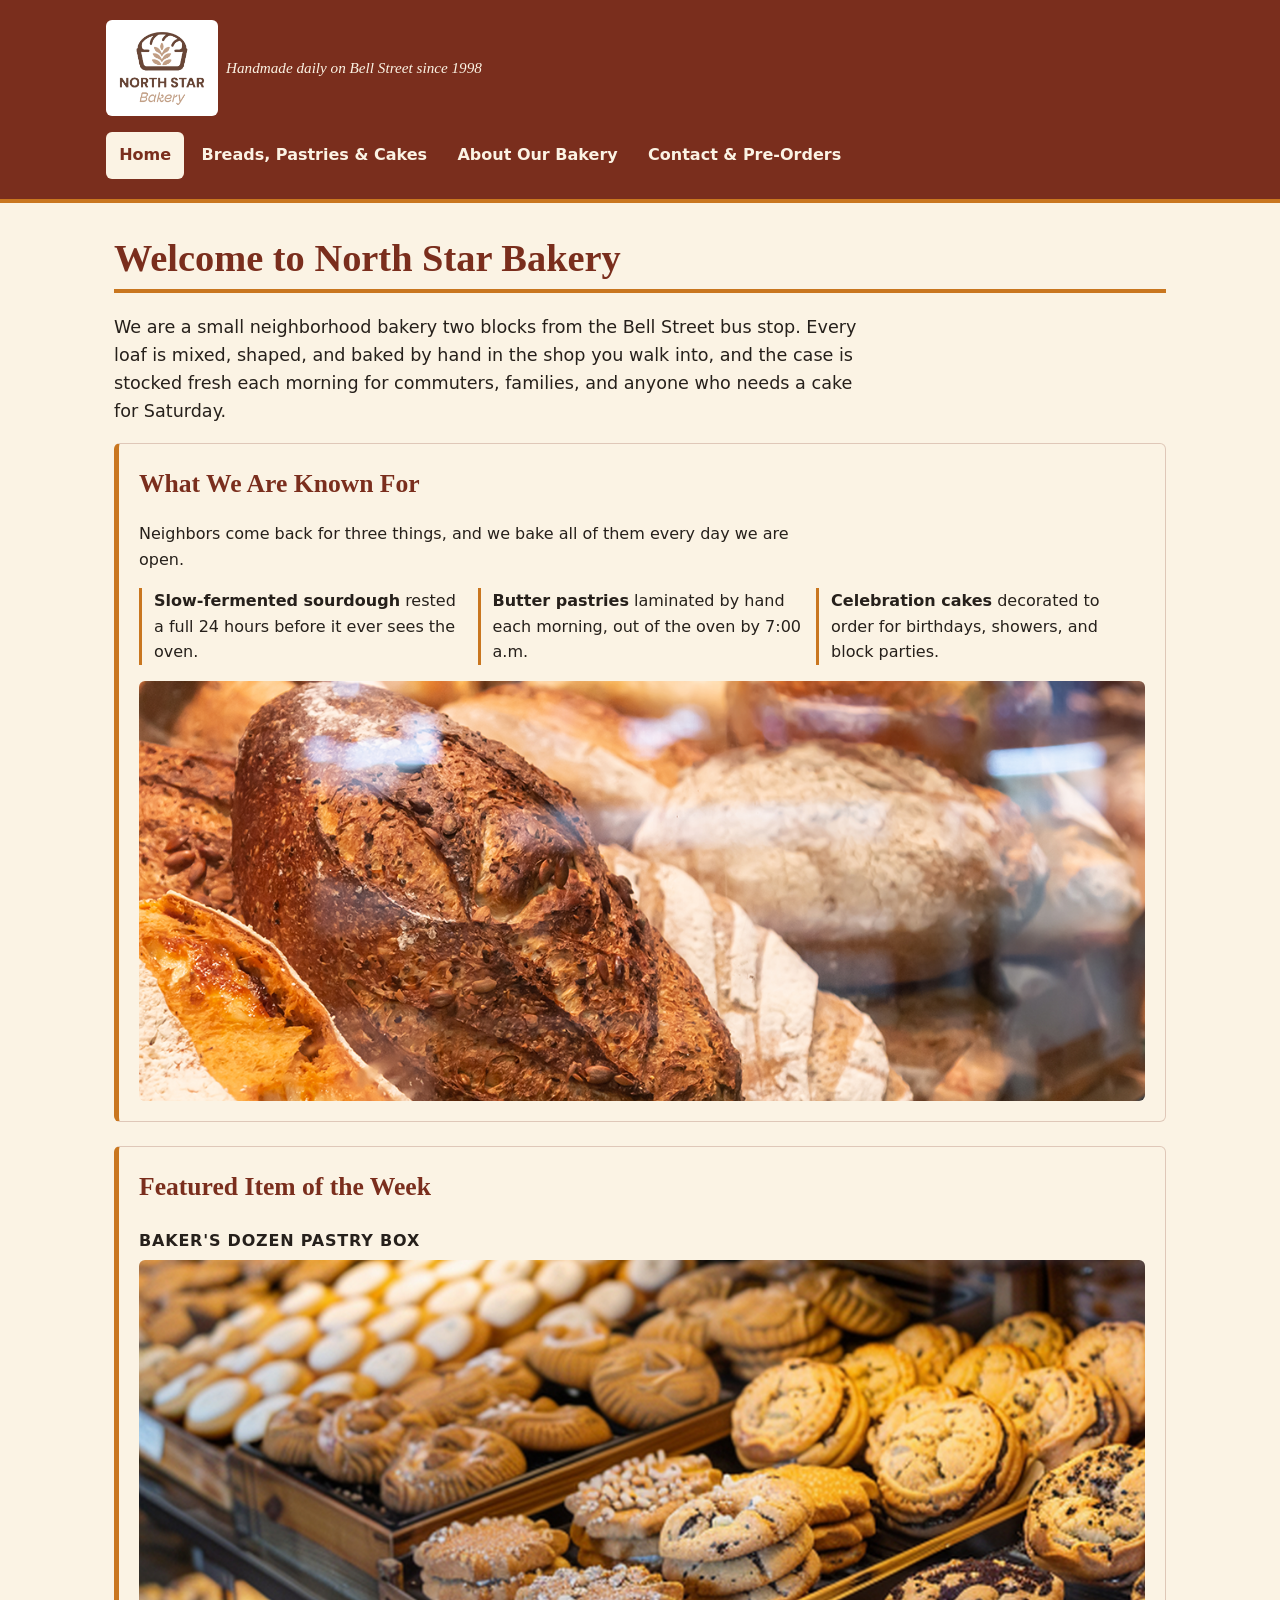
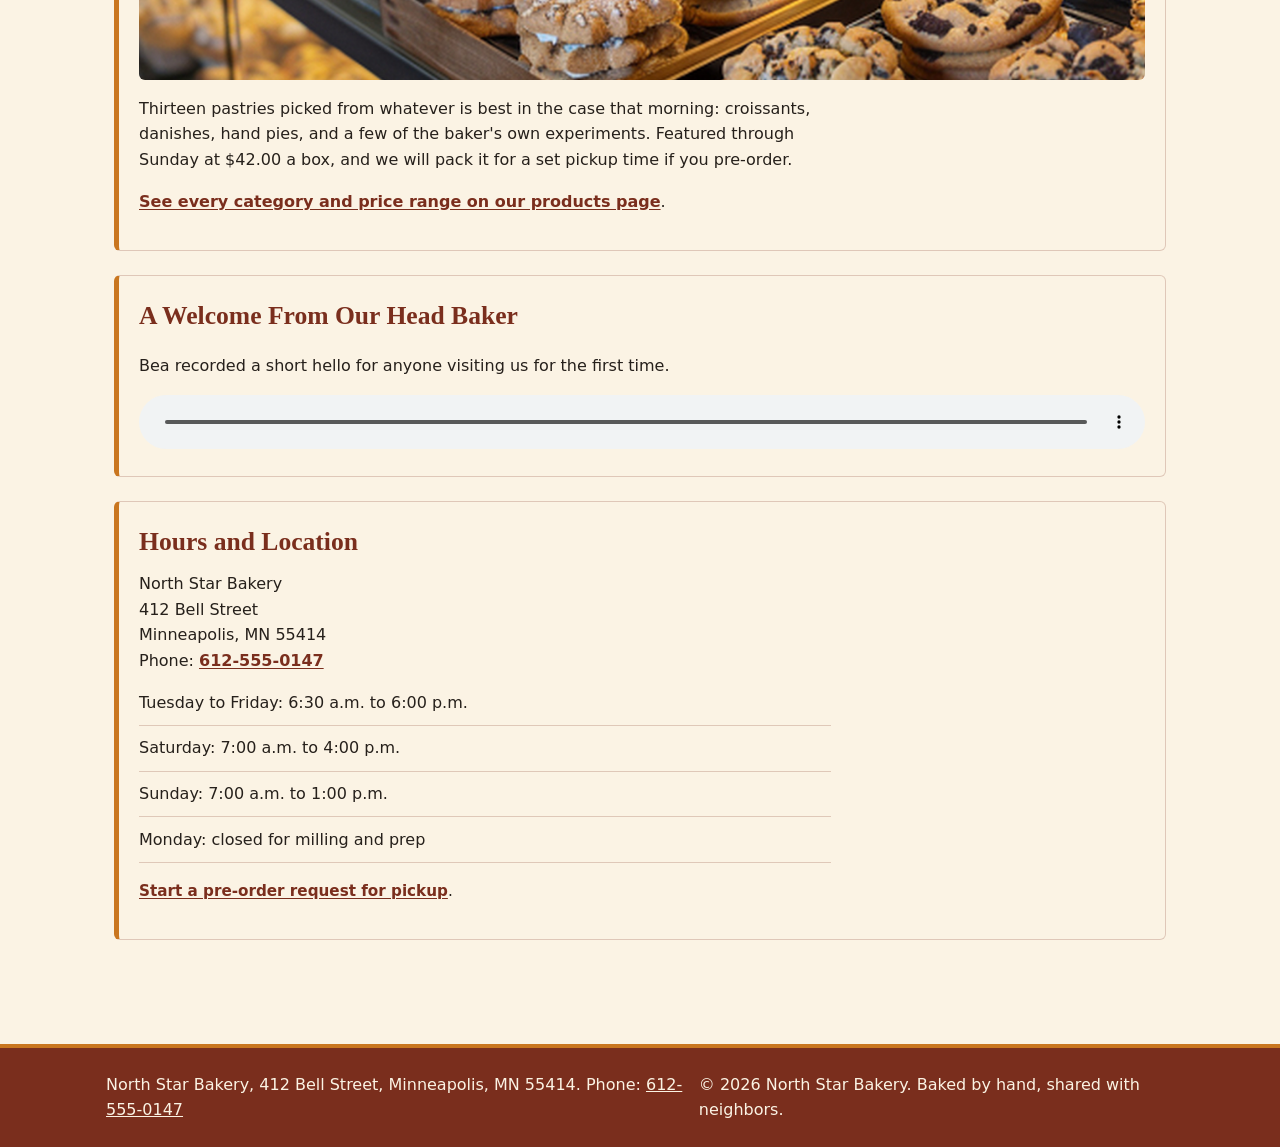
<file: index.html>
<!DOCTYPE html>
<html lang="en">
<head>
  <meta charset="utf-8">
  
  <meta name="viewport" content="width=device-width, initial-scale=1.0">
  
  <title>North Star Bakery | Handmade Breads, Pastries, and Cakes</title>

  
  <meta name="description" content="North Star Bakery is a neighborhood bakery on Bell Street baking handmade breads, pastries, and cakes for daily pickup and pre-order.">
  <link rel="stylesheet" href="styles.css">
  
  <script src="scripts.js" defer></script>
</head>

  
<body>
  <!-- Lets keyboard users jump past the nav -->
  <a class="skip-link" href="#main-content">Skip to main content</a>

  <header class="site-header">
    <div class="header-inner">
      <div class="brand">
        
        <img src="bakery-logo_c.png" alt="North Star Bakery logo: a line drawing of a loaf filled with wheat stalks, above the words North Star Bakery" width="1667" height="1423">
   <p class="tagline">Handmade daily on Bell Street since 1998</p>
        
      </div>

      <!-- Same navigation on all four pages, relative paths -->
      
      <nav aria-label="Main">
        <ul class="nav-list">
          <li><a href="index.html" aria-current="page">Home</a></li>
          <li><a href="products.html">Breads, Pastries &amp; Cakes</a></li>

          
          <li><a href="about.html">About Our Bakery</a></li>
          <li><a href="contact.html">Contact &amp; Pre-Orders</a></li>
        </ul>
      </nav>

      <!-- Shows the saved pre-order list on every page -->
      <p class="basket-status" data-basket-status hidden>
        <a href="products.html#pre-order-list"><span data-basket-count>0 items</span> saved in your pre-order list</a>
      </p>
    </div>
  </header>

  <!-- Screen-reader announcements for list changes -->
  <p class="visually-hidden" role="status" aria-live="polite" data-live-region></p>





  
  <main class="site-main" id="main-content">
    <h1>Welcome to North Star Bakery</h1>
    <p class="lead">We are a small neighborhood bakery two blocks from the Bell Street bus stop. Every loaf is mixed, shaped, and baked by hand in the shop you walk into, and the case is stocked fresh each morning for commuters, families, and anyone who needs a cake for Saturday.</p>

    <section class="card">
      <h2>What We Are Known For</h2>
      <p>Neighbors come back for three things, and we bake all of them every day we are open.</p>
      <ul class="known-for">
        
        <li><strong>Slow-fermented sourdough</strong> rested a full 24 hours before it ever sees the oven.</li>
        <li><strong>Butter pastries</strong> laminated by hand each morning, out of the oven by 7:00 a.m.</li>
        <li><strong>Celebration cakes</strong> decorated to order for birthdays, showers, and block parties.</li>
        
      </ul>
      <img src="bakery-bread_c.png" alt="Artisan loaves in the bakery display case, with a dark scored sourdough in front" width="1200" height="1200">
    </section>

    <section class="card">
      <h2>Featured Item of the Week</h2>
      <h3>Baker's Dozen Pastry Box</h3>
      <!-- Responsive image: square crop on phones, wide crop on larger screens -->

      
      <picture>
        <source media="(min-width: 768px)" srcset="bakery-feature-large_c.png">
        <img src="bakery-feature-small_c.png" alt="Bakery case shelves filled with an assortment of cookies, danishes, and sweet buns" width="1200" height="1200">
        
      </picture>
      
      <p>Thirteen pastries picked from whatever is best in the case that morning: croissants, danishes, hand pies, and a few of the baker's own experiments. Featured through Sunday at $42.00 a box, and we will pack it for a set pickup time if you pre-order.</p>
      <p><a href="products.html">See every category and price range on our products page</a>.</p>
      
    </section>

    <section class="card">
      <h2>A Welcome From Our Head Baker</h2>
      
      <p>Bea recorded a short hello for anyone visiting us for the first time.</p>
      
      <div class="media-block">
        <audio controls>
          <source src="bakery-welcome_c.mp3" type="audio/mpeg">
          Your browser does not support the audio element. <a href="bakery-welcome_c.mp3">Download the welcome message (MP3)</a> to hear head baker Bea Alvarez describe our daily bake schedule and how pre-orders work.
        </audio>
      </div>
    </section>

    <section class="card">
      <h2>Hours and Location</h2>
      
      <address>
        
        North Star Bakery<br>
        412 Bell Street<br>
        Minneapolis, MN 55414<br>
        Phone: <a href="tel:+16125550147">612-555-0147</a>
        
      </address>
      
      <ul class="hours-list">
        
        <li>Tuesday to Friday: 6:30 a.m. to 6:00 p.m.</li>
        <li>Saturday: 7:00 a.m. to 4:00 p.m.</li>
        <li>Sunday: 7:00 a.m. to 1:00 p.m.</li>
        <li>Monday: closed for milling and prep</li>
        
      </ul>
      <p class="note"><a href="contact.html">Start a pre-order request for pickup</a>.</p>
    </section>
  </main>

  <footer class="site-footer">
    <div class="footer-inner">
      <p>North Star Bakery, 412 Bell Street, Minneapolis, MN 55414. Phone: <a href="tel:+16125550147">612-555-0147</a></p>
      <p>&copy; 2026 North Star Bakery. Baked by hand, shared with neighbors.</p>
    </div>
  </footer>
</body>
</html>
</file>
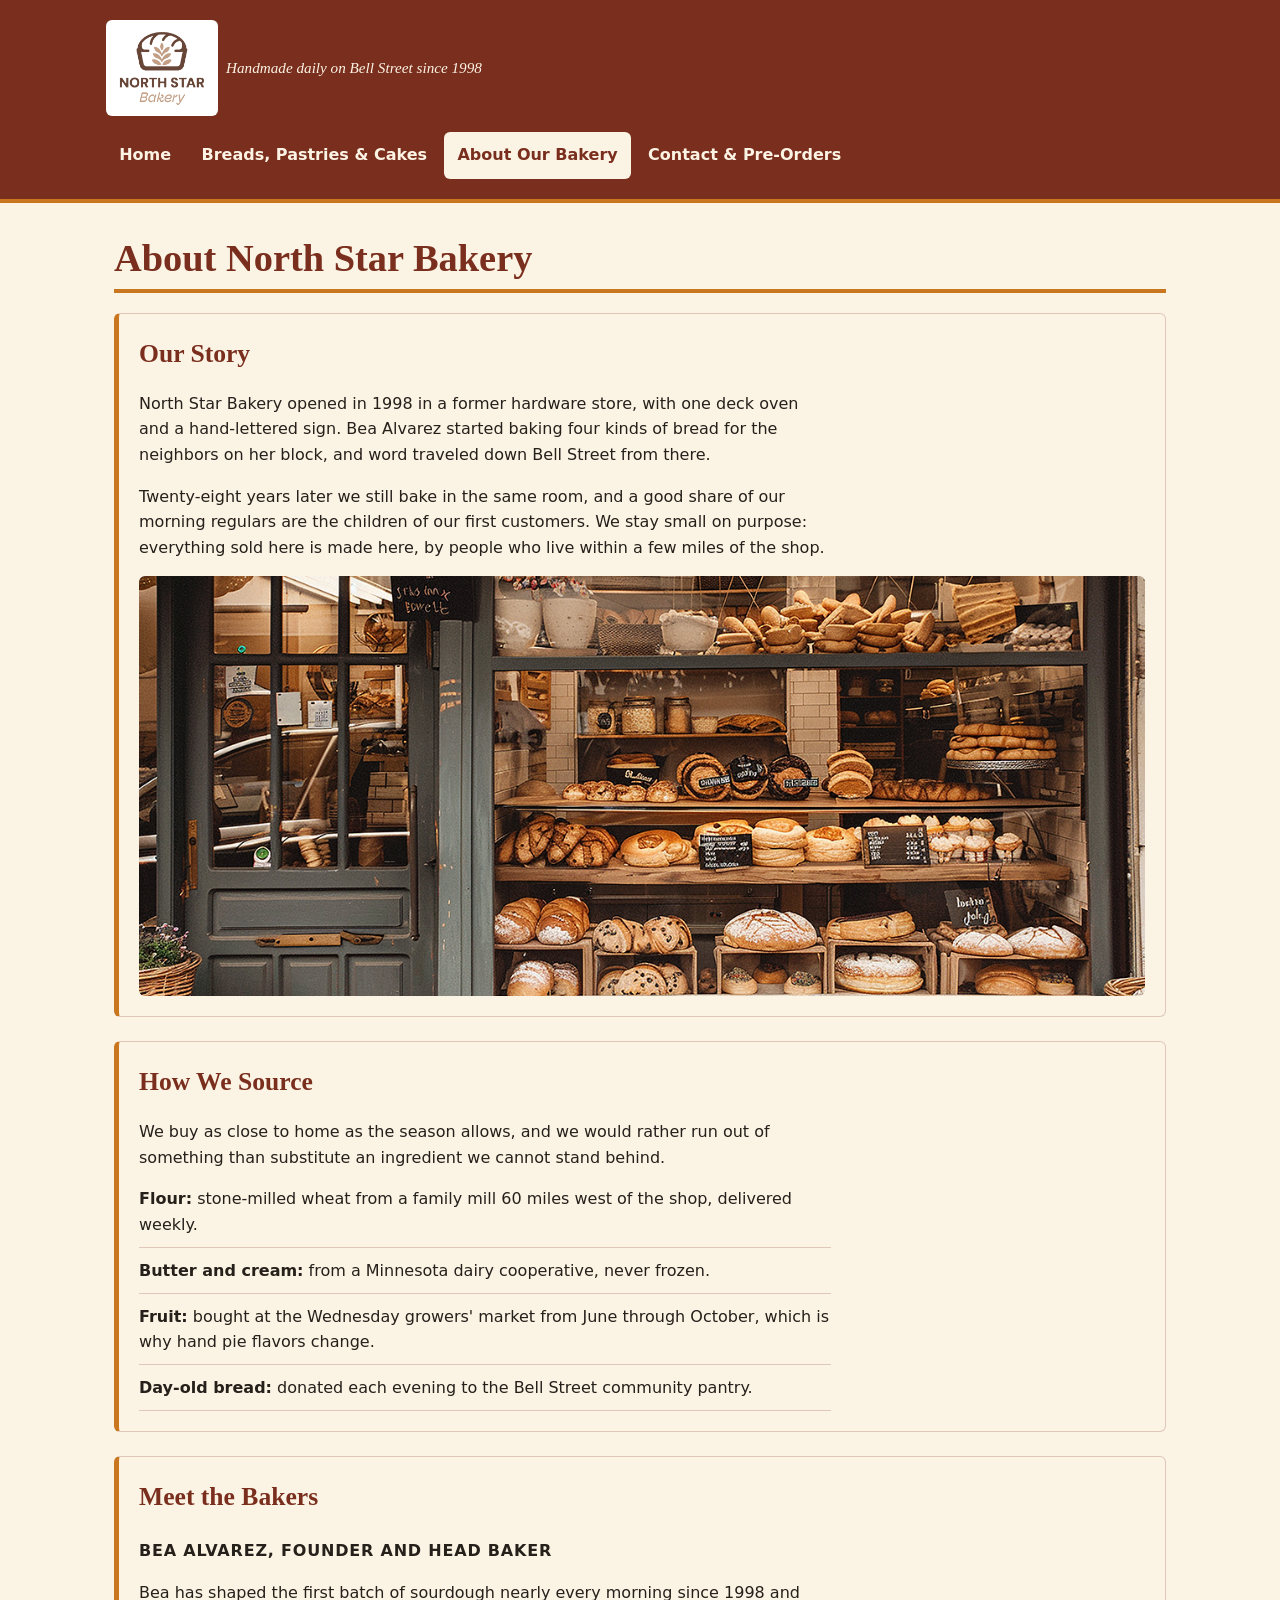
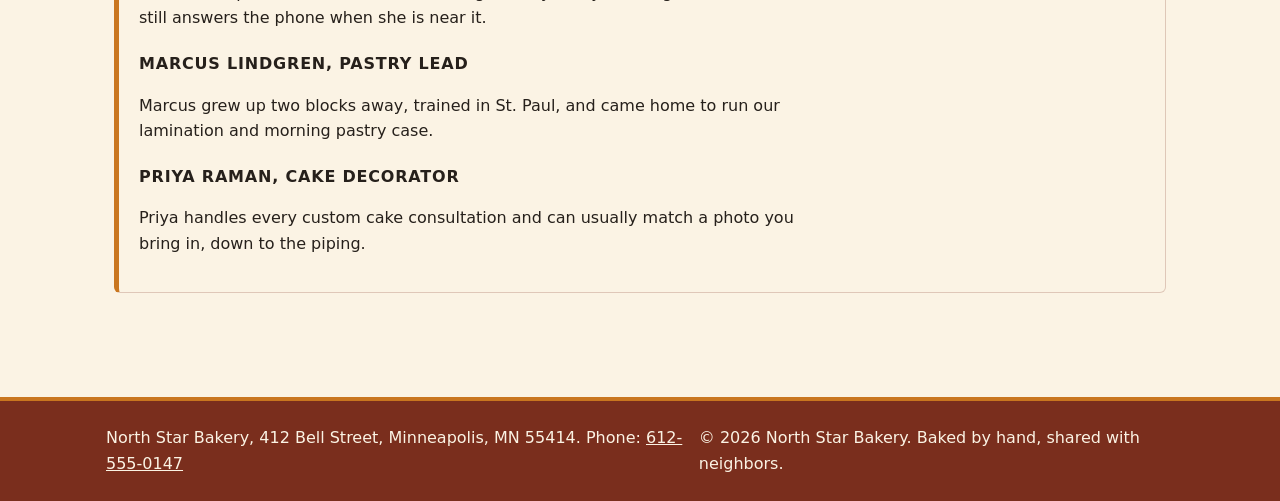
<file: about.html>
<!DOCTYPE html>
<html lang="en">
<head>
  <meta charset="utf-8">
  <meta name="viewport" content="width=device-width, initial-scale=1.0">
  <title>About Our Bakery | North Star Bakery</title>
  
  <meta name="description" content="The story behind North Star Bakery, how we source flour and butter from Minnesota growers, and the bakers behind the counter.">
  <link rel="stylesheet" href="styles.css">
  <script src="scripts.js" defer></script>
</head>

<body>
  <a class="skip-link" href="#main-content">Skip to main content</a>

  <header class="site-header">
    <div class="header-inner">
      
      <div class="brand">
        <img src="bakery-logo_c.png" alt="North Star Bakery logo: a line drawing of a loaf filled with wheat stalks, above the words North Star Bakery" width="1667" height="1423">
        <p class="tagline">Handmade daily on Bell Street since 1998</p>

        
      </div>

      <nav aria-label="Main">
        <ul class="nav-list">
          
          <li><a href="index.html">Home</a></li>
          <li><a href="products.html">Breads, Pastries &amp; Cakes</a></li>
          <li><a href="about.html" aria-current="page">About Our Bakery</a></li>
          <li><a href="contact.html">Contact &amp; Pre-Orders</a></li>
          
        </ul>
      </nav>

      <!-- Shows the saved pre-order list on every page -->
      <p class="basket-status" data-basket-status hidden>
        <a href="products.html#pre-order-list"><span data-basket-count>0 items</span> saved in your pre-order list</a>
      </p>
    </div>
  </header>

  <!-- Screen-reader announcements for list changes -->
  <p class="visually-hidden" role="status" aria-live="polite" data-live-region></p>

  <main class="site-main" id="main-content">
    <h1>About North Star Bakery</h1>

    <section class="card">
      
      <h2>Our Story</h2>
      <p>North Star Bakery opened in 1998 in a former hardware store, with one deck oven and a hand-lettered sign. Bea Alvarez started baking four kinds of bread for the neighbors on her block, and word traveled down Bell Street from there.</p>
      <p>Twenty-eight years later we still bake in the same room, and a good share of our morning regulars are the children of our first customers. We stay small on purpose: everything sold here is made here, by people who live within a few miles of the shop.</p>
      <img src="bakery-storefront_c.png" alt="The North Star Bakery storefront on Bell Street, with a grey-green door and window shelves stacked with breads and pastries" width="1200" height="715">
    </section>

    <section class="card">
      <h2>How We Source</h2>
      <p>We buy as close to home as the season allows, and we would rather run out of something than substitute an ingredient we cannot stand behind.</p>
      <ul class="hours-list">
        
        <li><strong>Flour:</strong> stone-milled wheat from a family mill 60 miles west of the shop, delivered weekly.</li>
        <li><strong>Butter and cream:</strong> from a Minnesota dairy cooperative, never frozen.</li>
        <li><strong>Fruit:</strong> bought at the Wednesday growers' market from June through October, which is why hand pie flavors change.</li>
        <li><strong>Day-old bread:</strong> donated each evening to the Bell Street community pantry.</li>
      </ul>
    </section>

    <section class="card">
      <h2>Meet the Bakers</h2>

      <h3>Bea Alvarez, Founder and Head Baker</h3>
      <p>Bea has shaped the first batch of sourdough nearly every morning since 1998 and still answers the phone when she is near it.</p>

      <h3>Marcus Lindgren, Pastry Lead</h3>
      <p>Marcus grew up two blocks away, trained in St. Paul, and came home to run our lamination and morning pastry case.</p>

      <h3>Priya Raman, Cake Decorator</h3>
      <p>Priya handles every custom cake consultation and can usually match a photo you bring in, down to the piping.</p>
    </section>
  </main>

  <footer class="site-footer">
    
    <div class="footer-inner">
      
      <p>North Star Bakery, 412 Bell Street, Minneapolis, MN 55414. Phone: <a href="tel:+16125550147">612-555-0147</a></p>
      <p>&copy; 2026 North Star Bakery. Baked by hand, shared with neighbors.</p>
      
    </div>
  </footer>
</body>
</html>
</file>
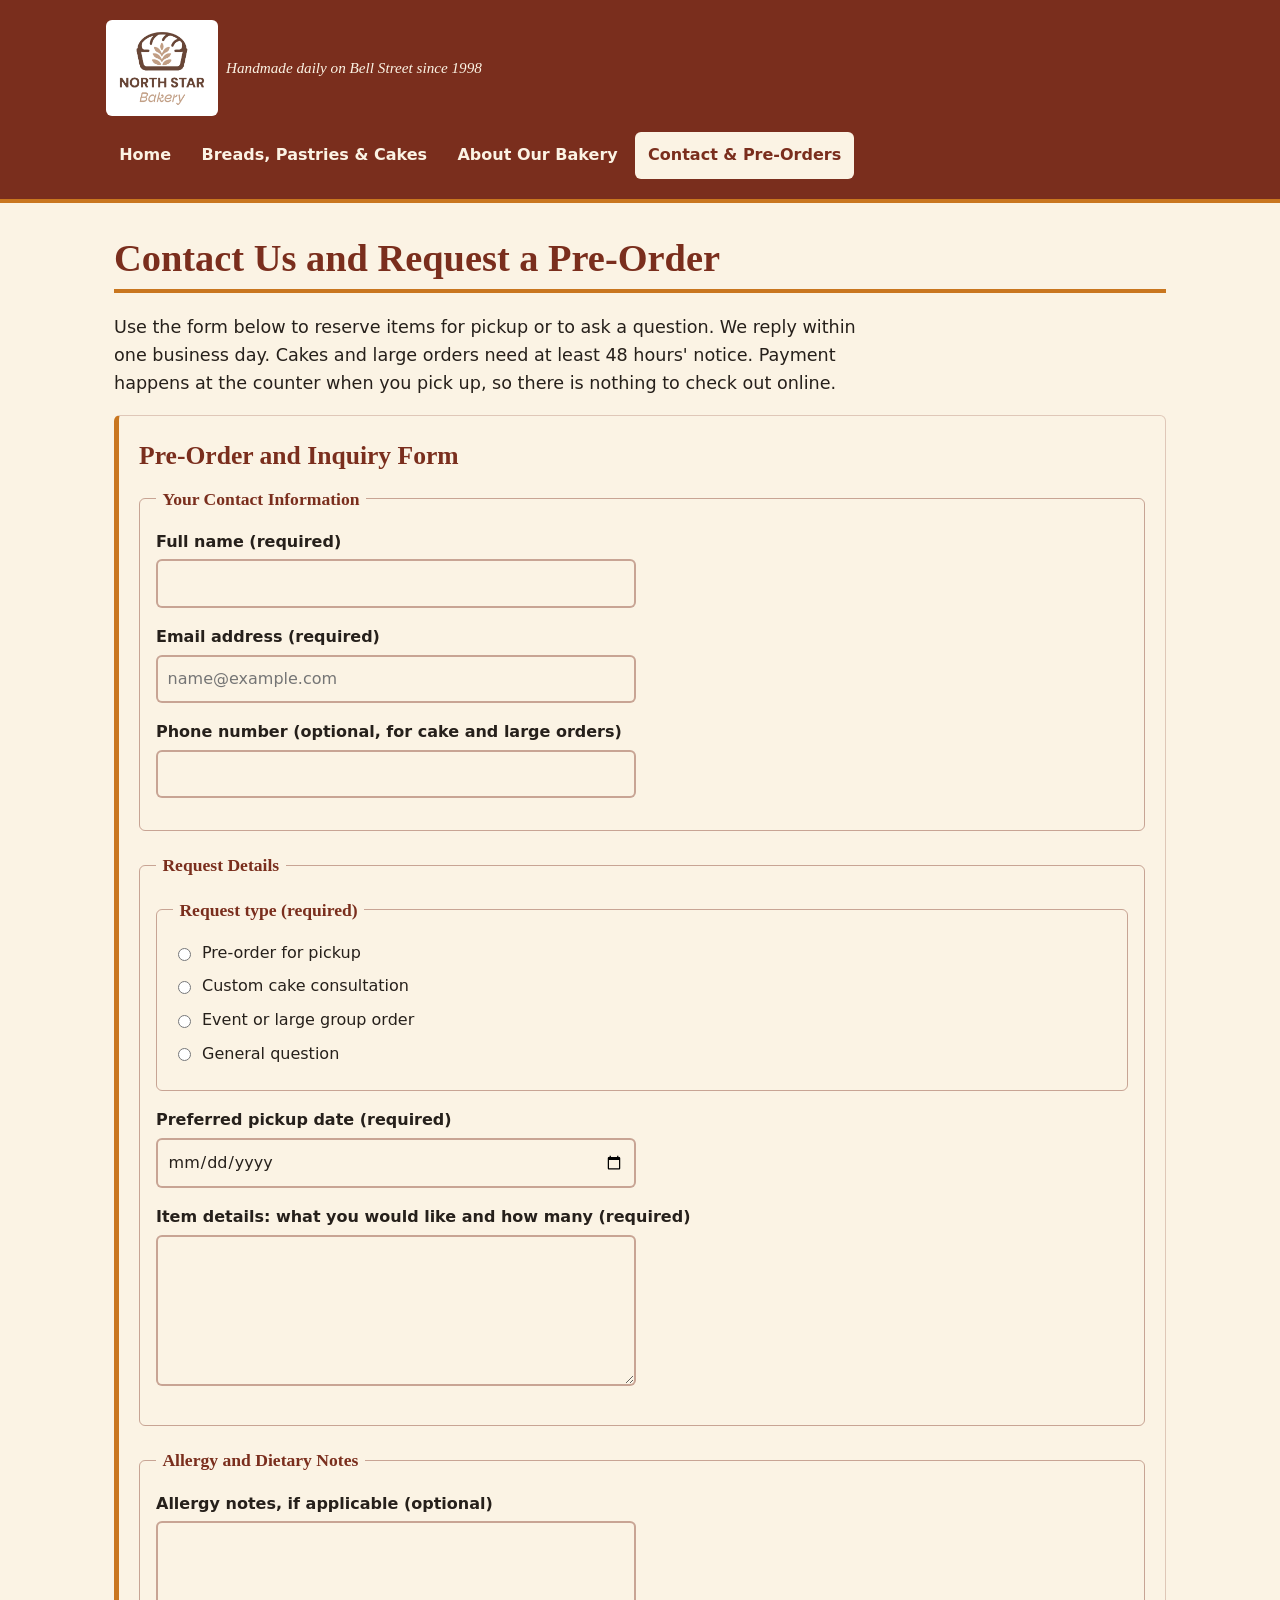
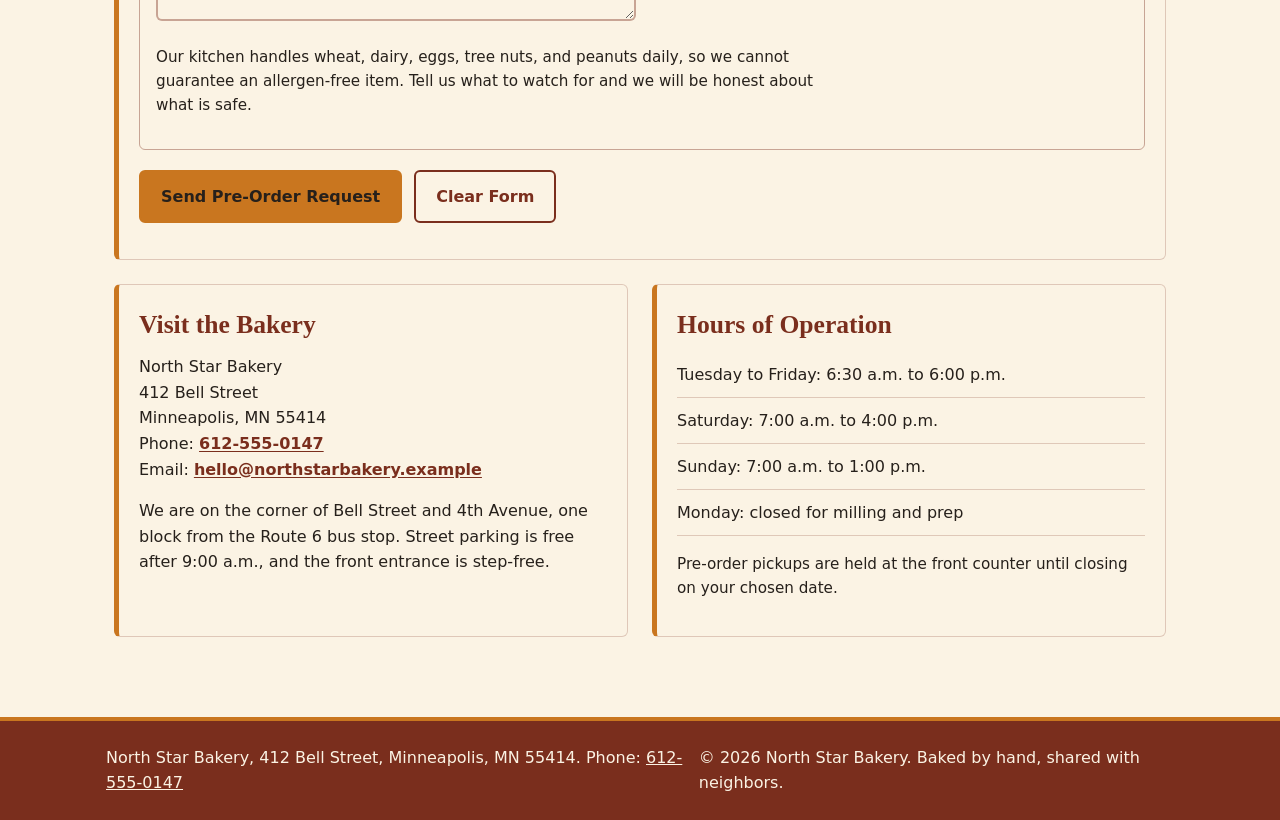
<file: contact.html>
<!DOCTYPE html>
<html lang="en">
<head>
  <meta charset="utf-8">
  <meta name="viewport" content="width=device-width, initial-scale=1.0">
  <title>Contact and Pre-Orders | North Star Bakery</title>

  
  <meta name="description" content="Send a pre-order request or a general question to North Star Bakery, and find our Bell Street location and hours of operation.">
  <link rel="stylesheet" href="styles.css">
  
  <script src="scripts.js" defer></script>

  
</head>

<body>
  <a class="skip-link" href="#main-content">Skip to main content</a>

  <header class="site-header">
    
    <div class="header-inner">
      
      <div class="brand">
        <img src="bakery-logo_c.png" alt="North Star Bakery logo: a line drawing of a loaf filled with wheat stalks, above the words North Star Bakery" width="1667" height="1423">
        
        <p class="tagline">Handmade daily on Bell Street since 1998</p>
      </div>
  <nav aria-label="Main">
    
        <ul class="nav-list">
          <li><a href="index.html">Home</a></li>
          <li><a href="products.html">Breads, Pastries &amp; Cakes</a></li>
          <li><a href="about.html">About Our Bakery</a></li>
          <li><a href="contact.html" aria-current="page">Contact &amp; Pre-Orders</a></li>





          
 </ul>
   </nav>

      <!-- Shows the saved pre-order list on every page -->
      <p class="basket-status" data-basket-status hidden>
        <a href="products.html#pre-order-list"><span data-basket-count>0 items</span> saved in your pre-order list</a>
        
      </p>
    </div>
  </header>

  <!-- Screen-reader announcements for list changes -->
  
  <p class="visually-hidden" role="status" aria-live="polite" data-live-region></p>

  <main class="site-main" id="main-content">
    <h1>Contact Us and Request a Pre-Order</h1>

    
    <p class="lead">Use the form below to reserve items for pickup or to ask a question. We reply within one business day. Cakes and large orders need at least 48 hours' notice. Payment happens at the counter when you pick up, so there is nothing to check out online.</p>

    <section class="card">
      
      <h2>Pre-Order and Inquiry Form</h2>

      <!-- JS validation lives in scripts.js. The HTML attributes stay as the no-JS fallback. -->
      <form action="#" method="post" data-contact-form>

        
        <p class="prefill-notice" data-prefill-notice hidden>
          <span data-prefill-text></span>
          
          <button class="link-btn" type="button" data-clear-prefill>Clear the item details</button>
        </p>

        <p class="form-status" data-form-status hidden></p>

        <!-- Fieldsets group related inputs so the purpose of each block is announced -->
        <fieldset>
          
          <legend>Your Contact Information</legend>
          
          <p class="field">
            <label for="full-name">Full name (required)</label>
            
            <input type="text" id="full-name" name="full-name" autocomplete="name" maxlength="80" required aria-describedby="full-name-error">
            <span class="field-error" id="full-name-error" role="alert"></span>
            
          </p>
          <p class="field">
            
            <label for="email">Email address (required)</label>
            
            <input type="email" id="email" name="email" autocomplete="email" placeholder="name@example.com" required aria-describedby="email-error">
            <span class="field-error" id="email-error" role="alert"></span>
            
          </p>
          <p class="field">
            
            <label for="phone">Phone number (optional, for cake and large orders)</label>
            
            <input type="tel" id="phone" name="phone" pattern="[0-9]{3}-[0-9]{3}-[0-9]{4}" title="Enter a 10-digit phone number in the format 612-555-0147" aria-describedby="phone-error">
            <span class="field-error" id="phone-error" role="alert"></span>
            
          </p>
        </fieldset>

        <fieldset>
          <legend>Request Details</legend>
          

          <!-- Nested fieldset keeps the radio group labeled as one question -->
          <fieldset>
            <legend>Request type (required)</legend>
            <p class="radio-row">
              
              <input type="radio" id="type-preorder" name="request-type" value="pre-order" required>
              
              <label for="type-preorder">Pre-order for pickup</label>
            </p>
            
            <p class="radio-row">
              <input type="radio" id="type-cake" name="request-type" value="custom-cake">
              
              <label for="type-cake">Custom cake consultation</label>
            </p>
            <p class="radio-row">
              
              
     <input type="radio" id="type-event" name="request-type" value="event">
              
     <label for="type-event">Event or large group order</label>
      </p>
     <p class="radio-row">   
     <input type="radio" id="type-question" name="request-type" value="question">
    <label for="type-question">General question</label>
                </p>
   <span class="field-error" id="request-type-error" role="alert"></span>
   </fieldset>
  <p class="field">
            <label for="pickup-date">Preferred pickup date (required)</label>
            
  <input type="date" id="pickup-date" name="pickup-date" min="2026-09-08" required aria-describedby="pickup-date-error">
            <span class="field-error" id="pickup-date-error" role="alert"></span>



            
          </p>
          <p class="field">
            <label for="item-details">Item details: what you would like and how many (required)</label>
            
            <textarea id="item-details" name="item-details" rows="5" cols="45" minlength="10" maxlength="600" required aria-describedby="item-details-error"></textarea>
            <span class="field-error" id="item-details-error" role="alert"></span>
            
          </p>
        </fieldset>

        <fieldset>
          <legend>Allergy and Dietary Notes</legend>
          <p class="field">
            
            <label for="allergy-notes">Allergy notes, if applicable (optional)</label>
            
            <textarea id="allergy-notes" name="allergy-notes" rows="3" cols="45" maxlength="300"></textarea>
          </p>
          
          <p class="note">Our kitchen handles wheat, dairy, eggs, tree nuts, and peanuts daily, so we cannot guarantee an allergen-free item. Tell us what to watch for and we will be honest about what is safe.</p>
        </fieldset>


        
        <p class="form-actions">
          
          <button class="btn-primary" type="submit">Send Pre-Order Request</button>
          <button class="btn-secondary" type="reset">Clear Form</button>
          
        </p>
      </form>
    </section>

    <!-- Location and hours stack under the form on phones, sit side by side on wider screens -->
    <div class="info-columns">
      <section class="card">
        <h2>Visit the Bakery</h2>

        
        <address>
          North Star Bakery<br>
          412 Bell Street<br>
          Minneapolis, MN 55414<br>
          Phone: <a href="tel:+16125550147">612-555-0147</a><br>
          Email: <a href="mailto:hello@northstarbakery.example">hello@northstarbakery.example</a>
        </address>
        
    <p>We are on the corner of Bell Street and 4th Avenue, one block from the Route 6 bus stop. Street parking is free after 9:00 a.m., and the front entrance is step-free.</p>
   </section>

   <section class="card">
     
    <h2>Hours of Operation</h2>
     <ul class="hours-list">
          
      <li>Tuesday to Friday: 6:30 a.m. to 6:00 p.m.</li>
          
      <li>Saturday: 7:00 a.m. to 4:00 p.m.</li>
      <li>Sunday: 7:00 a.m. to 1:00 p.m.</li>
          
       <li>Monday: closed for milling and prep</li>
     </ul>
    <p class="note">Pre-order pickups are held at the front counter until closing on your chosen date.</p>
   </section>
    </div>
  </main>
  <footer class="site-footer">
    <div class="footer-inner">
      <p>North Star Bakery, 412 Bell Street, Minneapolis, MN 55414. Phone: <a href="tel:+16125550147">612-555-0147</a></p>
      <p>&copy; 2026 North Star Bakery. Baked by hand, shared with neighbors.</p>
    </div>
  </footer>
</body>
</html>
</file>
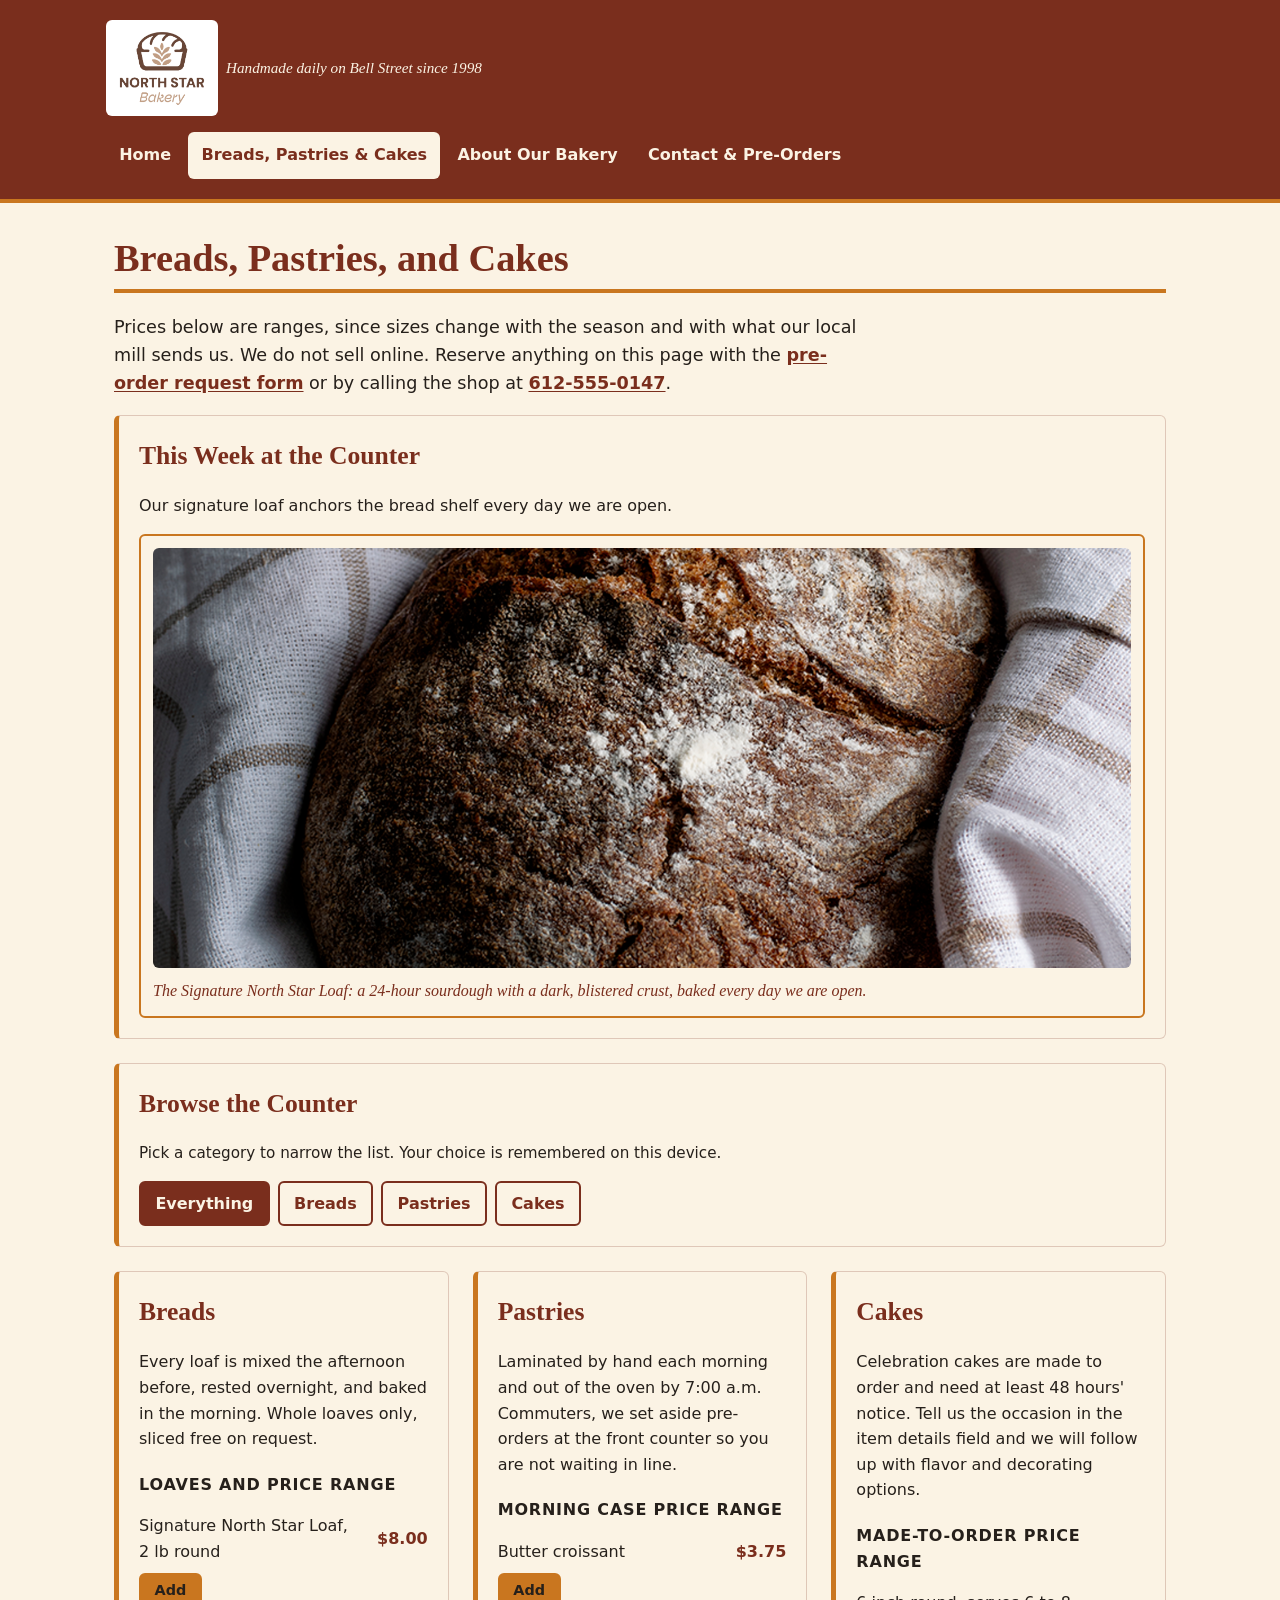
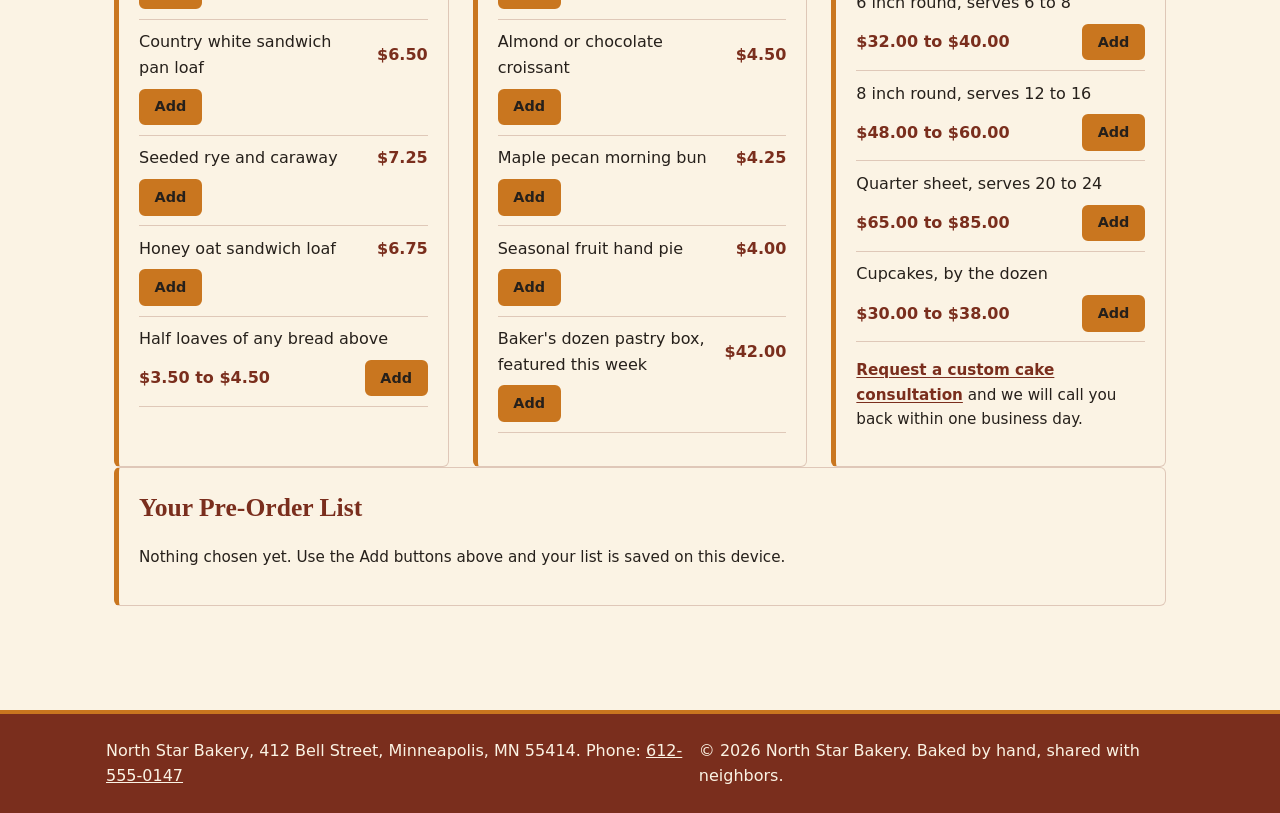
<file: products.html>
<!DOCTYPE html>
<html lang="en">
<head>
  <meta charset="utf-8">
  <meta name="viewport" content="width=device-width, initial-scale=1.0">
  <title>Our Products | North Star Bakery</title>
  <meta name="description" content="Browse North Star Bakery product categories and price ranges for breads, pastries, and celebration cakes. Reserve items by pre-order or in the shop.">
  <link rel="stylesheet" href="styles.css">
  <script src="scripts.js" defer></script>
</head>

<body>
  <a class="skip-link" href="#main-content">Skip to main content</a>

  <header class="site-header">
    <div class="header-inner">
      <div class="brand">
        <img src="bakery-logo_c.png" alt="North Star Bakery logo: a line drawing of a loaf filled with wheat stalks, above the words North Star Bakery" width="1667" height="1423">
        <p class="tagline">Handmade daily on Bell Street since 1998</p>
      </div>

      <nav aria-label="Main">
        <ul class="nav-list">
          <li><a href="index.html">Home</a></li>
          <li><a href="products.html" aria-current="page">Breads, Pastries &amp; Cakes</a></li>
          <li><a href="about.html">About Our Bakery</a></li>
          <li><a href="contact.html">Contact &amp; Pre-Orders</a></li>
        </ul>
      </nav>

      <!-- Shows the saved pre-order list on every page -->
      <p class="basket-status" data-basket-status hidden>
        <a href="products.html#pre-order-list"><span data-basket-count>0 items</span> saved in your pre-order list</a>
      </p>
    </div>
  </header>

  <!-- Screen-reader announcements for list changes -->
  <p class="visually-hidden" role="status" aria-live="polite" data-live-region></p>

  <main class="site-main" id="main-content">
    <h1>Breads, Pastries, and Cakes</h1>
    <p class="lead">Prices below are ranges, since sizes change with the season and with what our local mill sends us. We do not sell online. Reserve anything on this page with the <a href="contact.html">pre-order request form</a> or by calling the shop at <a href="tel:+16125550147">612-555-0147</a>.</p>

    <section class="card">
      <h2>This Week at the Counter</h2>
      <p>Our signature loaf anchors the bread shelf every day we are open.</p>

      <!-- Figure highlights the bakery's signature product -->
      <figure>
        <img src="bakery-signature-loaf_c.png" alt="A round, dark-crusted sourdough loaf dusted with flour, resting in a linen-lined basket" width="1200" height="1200">
        <figcaption>The Signature North Star Loaf: a 24-hour sourdough with a dark, blistered crust, baked every day we are open.</figcaption>
      </figure>
    </section>

    <!-- Filter buttons are built by scripts.js from the CATEGORIES array -->
    <section class="card">
      <h2>Browse the Counter</h2>
      <p class="note">Pick a category to narrow the list. Your choice is remembered on this device.</p>
      <div class="filter-bar" data-filter-bar role="group" aria-label="Filter products by category"></div>
    </section>

    <!-- Three categories stack on phones and sit side by side on wider screens -->
    <div class="category-grid">
      <section class="card" data-category-section="breads">
        <h2>Breads</h2>
        <p>Every loaf is mixed the afternoon before, rested overnight, and baked in the morning. Whole loaves only, sliced free on request.</p>

        <h3>Loaves and Price Range</h3>
        <ul class="price-list">
          <li data-product-id="sig-loaf"><span class="item-name">Signature North Star Loaf, 2 lb round</span> <span class="price">$8.00</span></li>
          <li data-product-id="country-white"><span class="item-name">Country white sandwich pan loaf</span> <span class="price">$6.50</span></li>
          <li data-product-id="seeded-rye"><span class="item-name">Seeded rye and caraway</span> <span class="price">$7.25</span></li>
          <li data-product-id="honey-oat"><span class="item-name">Honey oat sandwich loaf</span> <span class="price">$6.75</span></li>
          <li data-product-id="half-loaf"><span class="item-name">Half loaves of any bread above</span> <span class="price">$3.50 to $4.50</span></li>
        </ul>
      </section>

      <section class="card" data-category-section="pastries">
        <h2>Pastries</h2>
        <p>Laminated by hand each morning and out of the oven by 7:00 a.m. Commuters, we set aside pre-orders at the front counter so you are not waiting in line.</p>

        <h3>Morning Case Price Range</h3>
        <ul class="price-list">
          <li data-product-id="croissant"><span class="item-name">Butter croissant</span> <span class="price">$3.75</span></li>
          <li data-product-id="almond-croissant"><span class="item-name">Almond or chocolate croissant</span> <span class="price">$4.50</span></li>
          <li data-product-id="morning-bun"><span class="item-name">Maple pecan morning bun</span> <span class="price">$4.25</span></li>
          <li data-product-id="hand-pie"><span class="item-name">Seasonal fruit hand pie</span> <span class="price">$4.00</span></li>
          <li data-product-id="pastry-box"><span class="item-name">Baker's dozen pastry box, featured this week</span> <span class="price">$42.00</span></li>
        </ul>
      </section>

      <section class="card" data-category-section="cakes">
        <h2>Cakes</h2>
        <p>Celebration cakes are made to order and need at least 48 hours' notice. Tell us the occasion in the item details field and we will follow up with flavor and decorating options.</p>

        <h3>Made-to-Order Price Range</h3>
        <ul class="price-list">
          <li data-product-id="cake-6"><span class="item-name">6 inch round, serves 6 to 8</span> <span class="price">$32.00 to $40.00</span></li>
          <li data-product-id="cake-8"><span class="item-name">8 inch round, serves 12 to 16</span> <span class="price">$48.00 to $60.00</span></li>
          <li data-product-id="cake-sheet"><span class="item-name">Quarter sheet, serves 20 to 24</span> <span class="price">$65.00 to $85.00</span></li>
          <li data-product-id="cupcakes"><span class="item-name">Cupcakes, by the dozen</span> <span class="price">$30.00 to $38.00</span></li>
        </ul>
        <p class="note"><a href="contact.html">Request a custom cake consultation</a> and we will call you back within one business day.</p>
      </section>
    </div>

    <!-- Contents are rendered by scripts.js from the list saved in localStorage -->
    <section class="card" id="pre-order-list">
      <h2>Your Pre-Order List</h2>
      <div data-basket-panel></div>
      <p class="form-actions" data-basket-actions hidden>
        <a class="btn-link" href="contact.html">Send this list as a pre-order request</a>
        <button class="btn-secondary" type="button" data-clear-basket>Clear list</button>
      </p>
    </section>
  </main>

  <footer class="site-footer">
    <div class="footer-inner">
      <p>North Star Bakery, 412 Bell Street, Minneapolis, MN 55414. Phone: <a href="tel:+16125550147">612-555-0147</a></p>
      <p>&copy; 2026 North Star Bakery. Baked by hand, shared with neighbors.</p>
    </div>
  </footer>
</body>
</html>
</file>
<file: styles.css>
/* North Star Bakery - Touchstone 3 stylesheet. Mobile-first. */


/* Palette: 4 colors, 2 font families. */
:root {
  --cream: #FBF3E4;
  --crust: #7A2E1D;
  
  --honey: #C9761F;
  --espresso: #26201B;


  
  /* Tints of crust, used only for hairlines and input borders. */
  --rule-soft: rgba(122, 46, 29, 0.22);
  
  --rule-firm: rgba(122, 46, 29, 0.40);
  

  --font-heading: Georgia, "Times New Roman", serif;
  
  --font-body: "Segoe UI", system-ui, -apple-system, Arial, sans-serif;

  --space: 1rem;
  --radius: 6px;
  
  --measure: 68ch;
  --shell: 1100px;
  
}


*,
*::before,
*::after {
  box-sizing: border-box;
}

body {
  margin: 0;
  background-color: var(--cream);
  
  color: var(--espresso);
  
  font-family: var(--font-body);
  
  font-size: 1rem;
  line-height: 1.6;
}

/* Visible only when tabbed to. */

.skip-link {
  
  position: absolute;
  left: -9999px;
  top: 0;
  
  padding: 0.75rem 1rem;
  background-color: var(--honey);
  
  color: var(--espresso);
  font-weight: 700;
}

.skip-link:focus {
  left: 0;
  z-index: 10;
}

a:focus,
button:focus,
input:focus,

textarea:focus {
  
  outline: 3px solid var(--honey);
  
  outline-offset: 2px;
}

/* Honey is invisible on the brown bar, so focus flips to cream there. */
.site-header a:focus,
.site-footer a:focus {
  
  outline-color: var(--cream);
}

img,
video {
  display: block;
  max-width: 100%;
  
  height: auto;
  border-radius: var(--radius);
}

/* ---------- Header and navigation ---------- */

.site-header {
  background-color: var(--crust);
  color: var(--cream);
  border-bottom: 4px solid var(--honey);
}

.header-inner {
  display: flex;
  flex-direction: column;
  align-items: center;
  gap: var(--space);
  max-width: var(--shell);
  margin: 0 auto;
  padding: 1.25rem var(--space);
}

.brand { display: flex;
  flex-direction: column;
  align-items: center;
  gap: 0.5rem;
  text-align: center;
  
}

/*  supplied logo is wordmark on white plate, it is sized to stay
   legible and given rounded corners to read as a badge on the brown bar. */
.brand img {
  width: 140px;
  
}

.tagline {
  
  margin: 0;
  font-family: var(--font-heading);
  font-style: italic;
  
}

.nav-list {
  display: flex;
  flex-direction: column;
  
  gap: 0.35rem;
  
  width: 100%;
  
  margin: 0;
  padding: 0;
  list-style: none;
}

.nav-list a {
  
  display: block;
  padding: 0.7rem 0.9rem;
  border: 2px solid transparent;
  border-radius: var(--radius);
  color: var(--cream);
  font-weight: 600;
  text-align: center;
  text-decoration: none;
  
}

.nav-list a:hover {
  border-color: var(--honey);
  text-decoration: underline;
}

/* Current page inverts instead of tinting, to keep 8.5:1 contrast. */
.nav-list a[aria-current="page"] {
  background-color: var(--cream);
  color: var(--crust);
}

/* ---------- Main content ---------- */

.site-main {
  
  max-width: var(--shell);
  margin: 0 auto;
  padding: 1.5rem var(--space) 2.5rem;
  
}

h1 {

  
  margin: 0 0 1.25rem;
  padding-bottom: 0.5rem;
  border-bottom: 4px solid var(--honey);
  color: var(--crust);
  font-family: var(--font-heading);
  font-size: 1.9rem;
  line-height: 1.2;
  
}

h2 {
  
  margin: 0 0 0.5rem;
  color: var(--crust);
  font-family: var(--font-heading);
  font-size: 1.4rem;
}

h3 {
  margin: 1.25rem 0 0.4rem;
  font-size: 1rem;
  font-weight: 700;
  letter-spacing: 0.05em;
  text-transform: uppercase;
}

p,
address,
.card li {
  max-width: var(--measure);
}

.lead {
  font-size: 1.1rem;
}

main a {
  color: var(--crust);
  font-weight: 600;
  text-decoration: underline;
  text-underline-offset: 2px;
}

main a:hover {
  background-color: var(--honey);
  color: var(--espresso);
}

address {
  font-style: normal;
  margin-bottom: var(--space);
}

/* Cards carry the honey accent bar that ties every page together. */
.card {
  margin-bottom: 1.5rem;
  padding: 1.25rem;
  
  border: 1px solid var(--rule-soft);
  
  border-left: 5px solid var(--honey);
  border-radius: var(--radius);
}

.card > img,
.card > picture,
.media-block {
  margin-top: var(--space);
}



/* Photos fill card or figure instead of stopping at pixel width,
   and  capped so a tall image cannot push the text off the screen. */
.card > img,

.card picture img,
figure img {
  
  width: 100%;
  max-height: 420px;
  object-fit: cover;
}

figure {
  margin: var(--space) 0 0;
  padding: 0.75rem;
  
  border: 2px solid var(--honey);
  border-radius: var(--radius);
}

figcaption {
  margin-top: 0.6rem;
  color: var(--crust);
  
  font-family: var(--font-heading);
  font-style: italic;
}

audio,
video {
  width: 100%;
}

/* ---------- Lists ---------- */

.known-for,

.price-list,
.hours-list {
  display: flex;
  
  flex-direction: column;
  gap: 0.6rem;
  
  margin: var(--space) 0 0;
  padding: 0;
  list-style: none;
}

.known-for > li,
.price-list > li,

.hours-list > li {
  padding-bottom: 0.6rem;
  border-bottom: 1px solid var(--rule-soft);
}

/* Item on the left, price on the right, so the case is scannable. */
.price-list > li {
  
  display: flex;
  
  flex-wrap: wrap;
  
  justify-content: space-between;
  gap: 0.5rem 1rem;
}

.price {
  color: var(--crust);
  font-weight: 700;
  white-space: nowrap;
}

.note {
  margin-top: var(--space);
  font-size: 0.95rem;
}

/* ---------- Multi-column blocks ---------- */

.category-grid,

.info-columns {
  display: flex;
  flex-direction: column;
  
  gap: 1.5rem;
}

.category-grid > .card,
.info-columns > .card {
  margin-bottom: 0;
}

/* ---------- Form ---------- */

fieldset {
  margin: 0 0 1.25rem;
  padding: 1rem;
  border: 1px solid var(--rule-firm);
  border-radius: var(--radius);
}

fieldset fieldset {
  margin-bottom: 1rem;
}

legend {
  padding: 0 0.4rem;
  color: var(--crust);
  font-family: var(--font-heading);
  font-size: 1.1rem;
  font-weight: 700;
}

label {
  display: block;
  margin-bottom: 0.3rem;
  font-weight: 600;
}

input[type="text"],
input[type="email"],
input[type="tel"],
input[type="date"],
textarea {
  width: 100%;
  max-width: 30rem;
  
  padding: 0.6rem;
  border: 2px solid var(--rule-firm);
  border-radius: var(--radius);
  
  background-color: var(--cream);
  color: var(--espresso);
  font: inherit;
}

input:focus,
textarea:focus {
  border-color: var(--honey);
}

.field {
  margin: 0 0 1rem;
}

/* Radio and its label sit on one line; the label is not bolded. */
.radio-row {
  
  display: flex;
  align-items: center;
  
  gap: 0.5rem;
  margin: 0 0 0.5rem;
}

.radio-row label {
  margin: 0;
  font-weight: 400;
}

.form-actions {
  display: flex;
  flex-wrap: wrap;
  gap: 0.75rem;
}

button {
  padding: 0.75rem 1.25rem;
  
  border-radius: var(--radius);
  
  font: inherit;
  font-weight: 700;
  
  cursor: pointer;
}

.btn-primary {
  border: 2px solid var(--honey);
  
  background-color: var(--honey);
  color: var(--espresso);
}

.btn-secondary {
  border: 2px solid var(--crust);
  background-color: transparent;
  color: var(--crust);
}

/* ---------- Footer ---------- */

.site-footer {
  margin-top: 2rem;
  border-top: 4px solid var(--honey);
  background-color: var(--crust);
  color: var(--cream);
}

.footer-inner {
  display: flex;
  flex-direction: column;
  gap: 0.5rem;
  max-width: var(--shell);
  margin: 0 auto;
  padding: 1.5rem var(--space);
}

.footer-inner p {
  margin: 0;
  max-width: none;
}

.site-footer a {
  color: var(--cream);
}

/* ---------- Tablet and desktop ---------- */

@media (min-width: 768px) {
  .header-inner {
    flex-direction: row;
    justify-content: space-between;
    align-items: center;
  }

  .brand {
    flex-direction: row;
    text-align: left;
  }

  /* Trim the brand block so all four nav links stay on one line. */
  .brand img {
    width: 112px;
  }

  .tagline {
    font-size: 0.95rem;
  }

  .nav-list {
    flex-direction: row;
    flex-wrap: wrap;
    justify-content: flex-end;
    gap: 0.25rem;
    width: auto;
  }

  .nav-list a {
    padding: 0.55rem 0.7rem;
  }

  .site-main {
    padding: 2rem 1.5rem 3rem;
  }

  
  h1 {
    
    font-size: 2.4rem;
  }

  h2 {
    font-size: 1.6rem;
  }

  /* Stacked cards become side-by-side columns. */
  .category-grid,
  .info-columns {
    flex-direction: row;
    flex-wrap: wrap;
  }

  .category-grid > .card {
    flex: 1 1 320px;
  }

  .info-columns > .card {
    flex: 1 1 300px;
  }
  

  .known-for {
    flex-direction: row;
    flex-wrap: wrap;
    
  }

  .known-for > li {
    flex: 1 1 220px;
    padding: 0 0 0 0.75rem;
    
    border-bottom: none;
    border-left: 3px solid var(--honey);
  }

  .footer-inner {
    flex-direction: row;
    justify-content: space-between;
    align-items: center;
  }
}

@media (min-width: 1024px) {
  /* Three bakery categories fit one row at desktop width. */
  .category-grid > .card {
    flex: 1 1 0;
  }
}

/* ============ Touchstone 4: interactive pre-order list and validation ============ */

/* Needed because some hidden elements below are flex containers. */
[hidden] {
  display: none !important;
}

.visually-hidden {
  position: absolute;
  width: 1px;
  height: 1px;
  margin: -1px;
  padding: 0;
  overflow: hidden;
  clip: rect(0 0 0 0);
  white-space: nowrap;
  border: 0;
}

/* Saved-list line in the header, shown on every page once the list has items. */
.basket-status {
  margin: 0;
  font-size: 0.95rem;
}

.basket-status a {
  color: var(--cream);
}

/* ---------- Category filter ---------- */

.filter-bar {
  display: flex;
  flex-wrap: wrap;
  gap: 0.5rem;
  margin-top: var(--space);
}

.filter-btn {
  padding: 0.5rem 0.9rem;
  border: 2px solid var(--crust);
  border-radius: var(--radius);
  background-color: transparent;
  color: var(--crust);
  font: inherit;
  font-weight: 600;
  cursor: pointer;
}

.filter-btn[aria-pressed="true"] {
  background-color: var(--crust);
  color: var(--cream);
}

/* ---------- Add buttons on the price lists ---------- */

.price-list > li {
  align-items: center;
}

.price-list .item-name {
  flex: 1 1 12rem;
}

.add-btn {
  padding: 0.3rem 0.85rem;
  border: 2px solid var(--honey);
  border-radius: var(--radius);
  background-color: var(--honey);
  color: var(--espresso);
  font: inherit;
  font-size: 0.9rem;
  font-weight: 700;
  cursor: pointer;
}

/* ---------- Pre-order list panel ---------- */

.basket-list {
  display: flex;
  flex-direction: column;
  gap: 0.6rem;
  margin: var(--space) 0 0;
  padding: 0;
  list-style: none;
}

.basket-list > li {
  display: flex;
  flex-wrap: wrap;
  align-items: center;
  gap: 0.5rem;
  padding-bottom: 0.6rem;
  border-bottom: 1px solid var(--rule-soft);
}

.basket-name {
  flex: 1 1 14rem;
}

.qty-btn {
  width: 2rem;
  height: 2rem;
  padding: 0;
  border: 2px solid var(--crust);
  border-radius: var(--radius);
  background-color: transparent;
  color: var(--crust);
  font: inherit;
  font-weight: 700;
  line-height: 1;
  cursor: pointer;
}

.link-btn {
  padding: 0.2rem;
  border: none;
  background: none;
  color: var(--crust);
  font: inherit;
  font-weight: 600;
  text-decoration: underline;
  cursor: pointer;
}

.basket-total {
  margin-top: var(--space);
  color: var(--crust);
  font-family: var(--font-heading);
  font-size: 1.15rem;
  font-weight: 700;
}

.btn-link {
  display: inline-block;
  padding: 0.75rem 1.25rem;
  border: 2px solid var(--honey);
  border-radius: var(--radius);
  background-color: var(--honey);
  color: var(--espresso);
  font-weight: 700;
  text-decoration: none;
}

/* ---------- Form feedback ---------- */

/* Errors are brown and bold, never colour alone, and sit under their field. */
.field-error {
  display: block;
  margin-top: 0.35rem;
  padding-left: 0.6rem;
  border-left: 4px solid var(--crust);
  color: var(--crust);
  font-size: 0.95rem;
  font-weight: 700;
}

.field-error:empty {
  display: none;
}

[aria-invalid="true"] {
  border-color: var(--crust);
}

.form-status {
  margin: 0 0 1rem;
  padding: 0.75rem 1rem;
  border-radius: var(--radius);
  font-weight: 700;
}

.status-error {
  border: 2px solid var(--crust);
  color: var(--crust);
}

.status-ok {
  
  border: 2px solid var(--honey);
  background-color: var(--honey);
  color: var(--espresso);
}

.prefill-notice {
  margin: 0 0 1rem;
  padding: 0.75rem 1rem;
  border: 1px solid var(--rule-firm);
  border-left: 5px solid var(--honey);
  border-radius: var(--radius);
  font-size: 0.95rem;
}

/* The saved-list line takes its own row so the four nav links stay on one line. */
@media (min-width: 768px) {
  .header-inner {
    flex-wrap: wrap;
  }

  .basket-status {
    flex-basis: 100%;
    text-align: right;
  }
}
</file>
